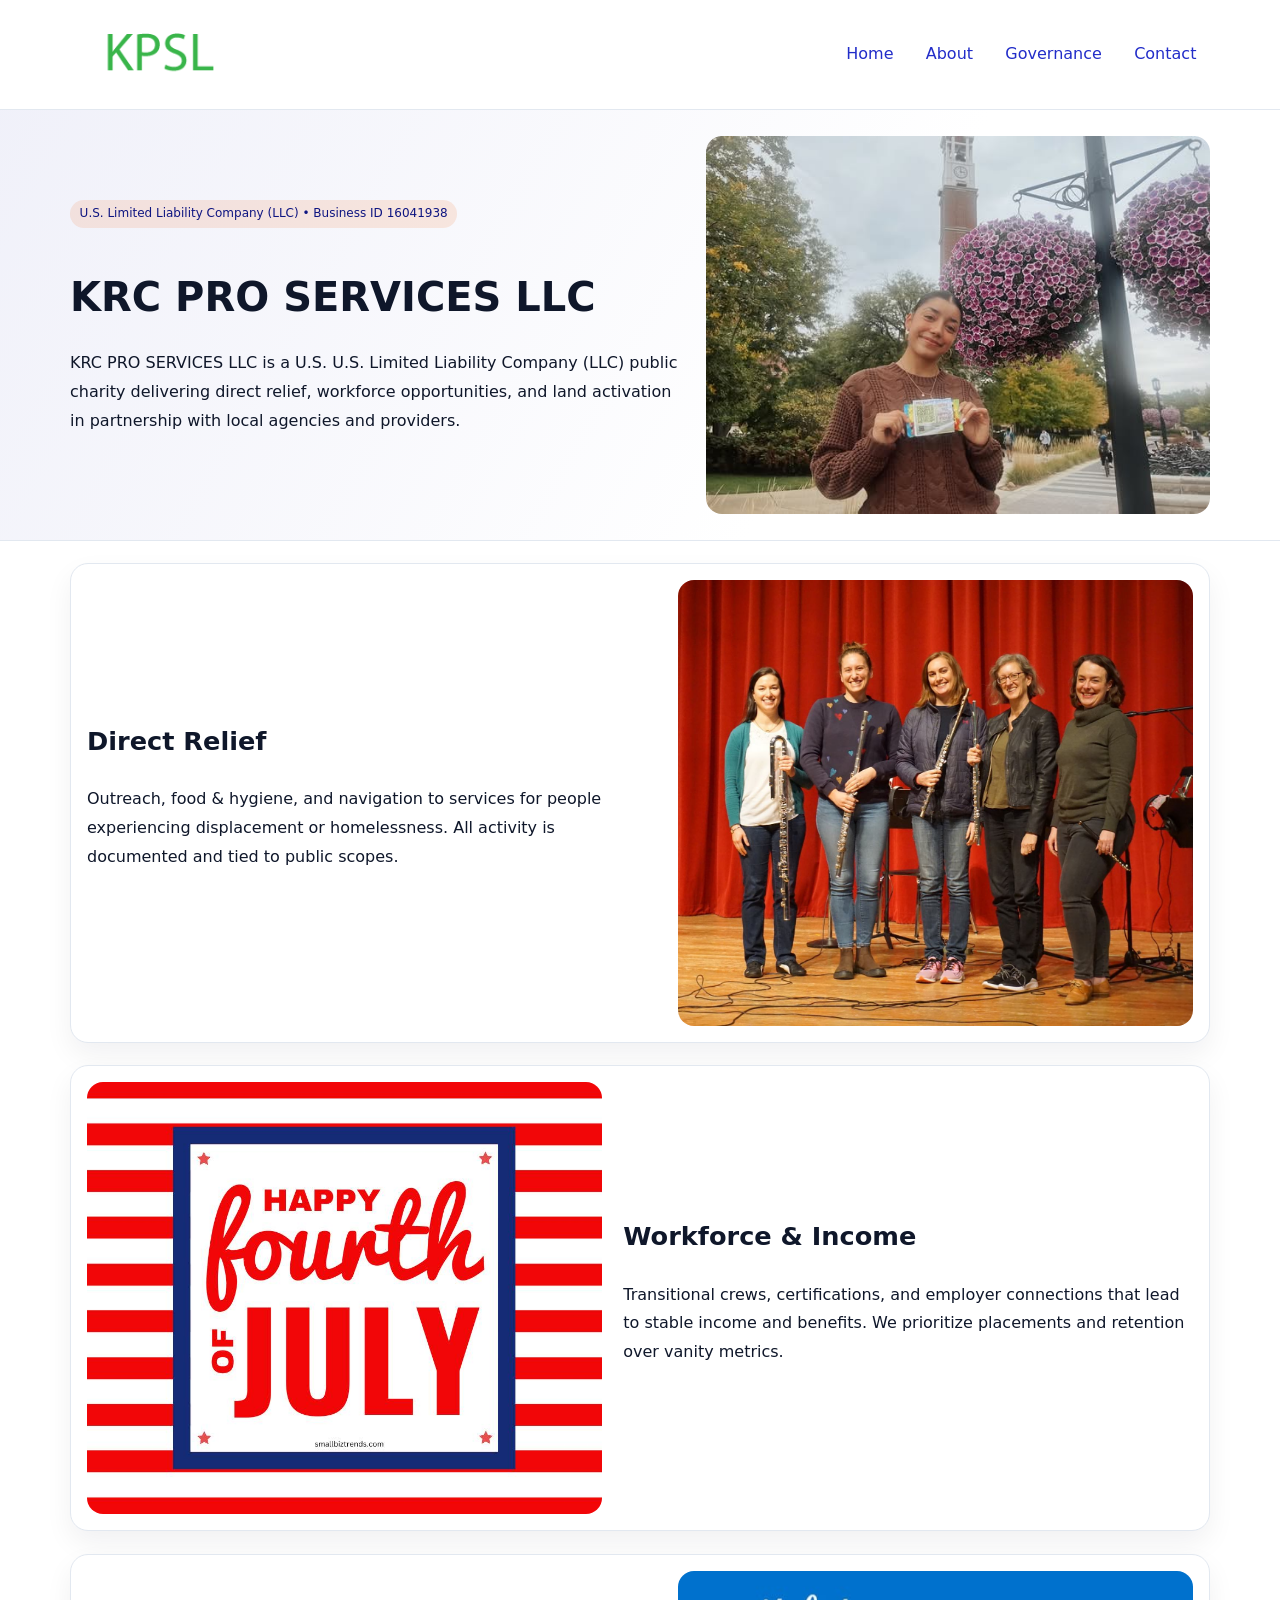
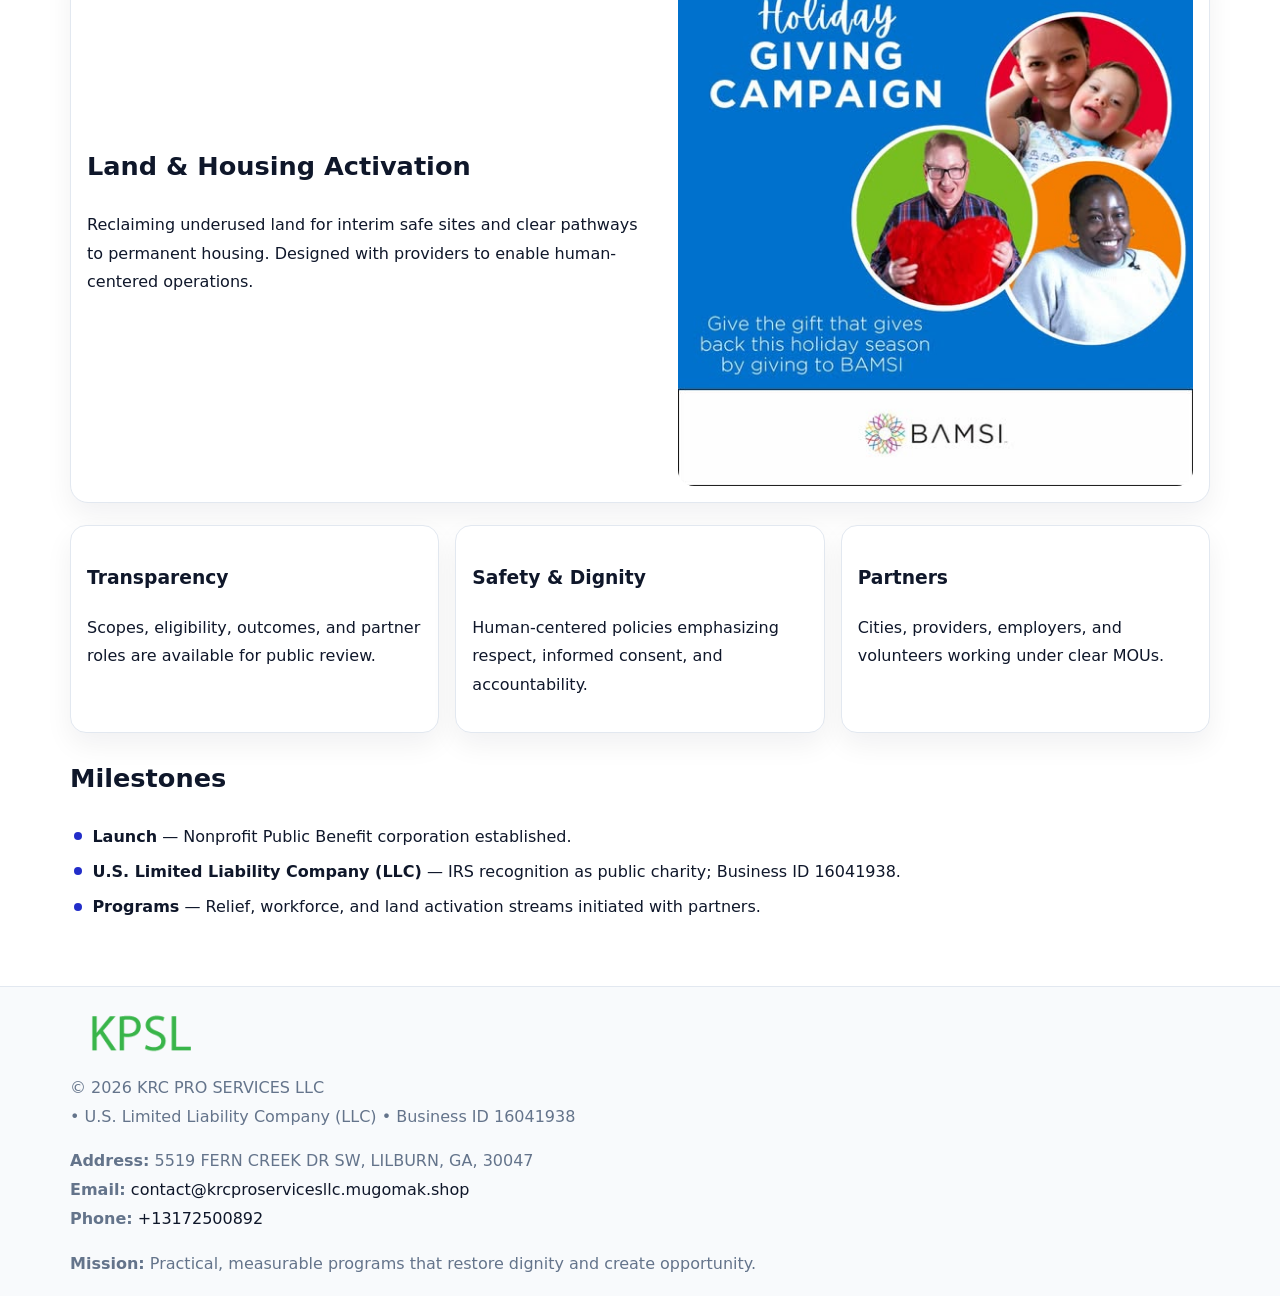
<file: index.html>
<!doctype html><html lang="en"><head>
<meta charset="utf-8">
<meta name="viewport" content="width=device-width,initial-scale=1">
<title>KRC PRO SERVICES LLC – Nonprofit • 2025</title>
<link rel="stylesheet" href="assets/styles.css">
<link rel="icon" href="images/logo.png">
<meta name="data-ein" content="16041938">
<meta name="data-name" content="KRC PRO SERVICES LLC">
<meta name="data-email" content="contact@krcproservicesllc.mugomak.shop">
<meta name="data-phone" content="+13172500892">
<meta name="data-address" content="5519 FERN CREEK DR SW, LILBURN, GA, 30047">
<meta name="data-map" content="5519+FERN+CREEK+DR+SW,+LILBURN,+GA,+30047">
  <meta name="description" content="Dedicated to community services, education, and direct relief, KRC PRO SERVICES LLC collaborates with neighbors and partners to deliver practical help and long-term impact.">
</head><body>
<div style="position:absolute;left:-9999px;top:-9999px;opacity:0" data-uniq="{{UNIQUE_BLOB}}">
  <span>Dedicated to community services, education, and direct relief, KRC PRO SERVICES LLC collaborates with neighbors and partners to deliver practical help and long-term impact.</span><svg width="12" height="12" viewBox="0 0 12 12" xmlns="http://www.w3.org/2000/svg"><circle cx="6" cy="6" r="5" fill="#0f766e"/></svg><img src="images/jobs.jpg" width="1" height="1" alt="" loading="lazy"/>
</div>

<header>
  <div class="c352861efa9">
    <a href="index.html"><img src="images/logo.png" alt="KRC PRO SERVICES LLC" style="width:150px"></a>
    <nav>
      <a class="active" href="index.html">Home</a>
      <a href="about.html">About</a>
      <a href="governance.html">Governance</a>
      <a href="contact.html">Contact</a>
    </nav>
  </div>
</header>

<section class="c2a295d3f2c">
  <div class="c90ebbff4dd">
    <div>
      <span class="c04a9881d68">U.S. Limited Liability Company (LLC) • Business ID 16041938</span>
      <h1>KRC PRO SERVICES LLC</h1>
      <p class="c864edda848">KRC PRO SERVICES LLC is a U.S. U.S. Limited Liability Company (LLC) public charity delivering direct relief, workforce opportunities, and land activation in partnership with local agencies and providers.</p>
    </div>
    <img src="images/hero.jpg" alt="Community work">
  </div>
</section>

<main class="main-wrap">
  <section class="section zigzag">
    <div>
      <h2>Direct Relief</h2>
      <p>Outreach, food & hygiene, and navigation to services for people experiencing displacement or homelessness. All activity is documented and tied to public scopes.</p>
    </div>
    <img src="images/relief.jpg" alt="Relief program">
  </section>

  <section class="section zigzag reverse">
    <img src="images/jobs.jpg" alt="Workforce program">
    <div>
      <h2>Workforce & Income</h2>
      <p>Transitional crews, certifications, and employer connections that lead to stable income and benefits. We prioritize placements and retention over vanity metrics.</p>
    </div>
  </section>

  <section class="section zigzag">
    <div>
      <h2>Land & Housing Activation</h2>
      <p>Reclaiming underused land for interim safe sites and clear pathways to permanent housing. Designed with providers to enable human-centered operations.</p>
    </div>
    <img src="images/land.jpg" alt="Land activation">
  </section>

  <section class="section cards">
    <article class="c7b07dd0057">
      <h3>Transparency</h3>
      <p>Scopes, eligibility, outcomes, and partner roles are available for public review.</p>
    </article>
    <article class="c7b07dd0057">
      <h3>Safety & Dignity</h3>
      <p>Human-centered policies emphasizing respect, informed consent, and accountability.</p>
    </article>
    <article class="c7b07dd0057">
      <h3>Partners</h3>
      <p>Cities, providers, employers, and volunteers working under clear MOUs.</p>
    </article>
  </section>

  <section class="section">
    <h2>Milestones</h2>
    <ul class="timeline">
      <li><strong>Launch</strong> — Nonprofit Public Benefit corporation established.</li>
      <li><strong>U.S. Limited Liability Company (LLC)</strong> — IRS recognition as public charity; Business ID 16041938.</li>
      <li><strong>Programs</strong> — Relief, workforce, and land activation streams initiated with partners.</li>
    </ul>
  </section>
</main>

<footer>
  <div class="footer-wrap">
    <div class="footer-grid">
      <div class="footer-col">
        <img src="images/logo.png" alt="" style="width:140px;margin-bottom:.4rem">
        <div class="small">© <span id="year"></span> KRC PRO SERVICES LLC</div>
        <div class="small"> • U.S. Limited Liability Company (LLC) • Business ID 16041938</div>
      </div>
      <div class="footer-col">
        <div class="small"><strong>Address:</strong> 5519 FERN CREEK DR SW, LILBURN, GA, 30047</div>
        <div class="small"><strong>Email:</strong> <a href="mailto:contact@krcproservicesllc.mugomak.shop">contact@krcproservicesllc.mugomak.shop</a></div>
        <div class="small"><strong>Phone:</strong> <a href="tel:+13172500892">+13172500892</a></div>
      </div>
      <div class="footer-col">
        <div class="small"><strong>Mission:</strong> Practical, measurable programs that restore dignity and create opportunity.</div>
      </div>
    </div>
  </div>
</footer>

<script>
(function(){
  function m(n){const e=document.querySelector('meta[name="'+n+'"]');return e?e.content:'';}
  function h(s){let x=2166136261>>>0;for(let i=0;i<s.length;i++){x^=s.charCodeAt(i);x=(x*16777619)>>>0;}return x>>>0;}
  const key = h((m('data-ein') || m('data-name') || '0').replace(/\s+/g,''));
  const H = key % 360, S = 55 + (key % 20), L = 46;
  const r = document.documentElement;
  r.style.setProperty('--brand', `hsl(${H} ${S}% ${L}%)`);
  r.style.setProperty('--brand-ink', `hsl(${H} ${Math.min(95,S+10)}% ${Math.max(20,L-18)}%)`);
  r.style.setProperty('--soft', `hsl(${H} ${Math.max(40,S-25)}% 96%)`);
  const y = document.getElementById('year'); if (y) y.textContent = new Date().getFullYear();
})();
</script>
</body></html>
</file>
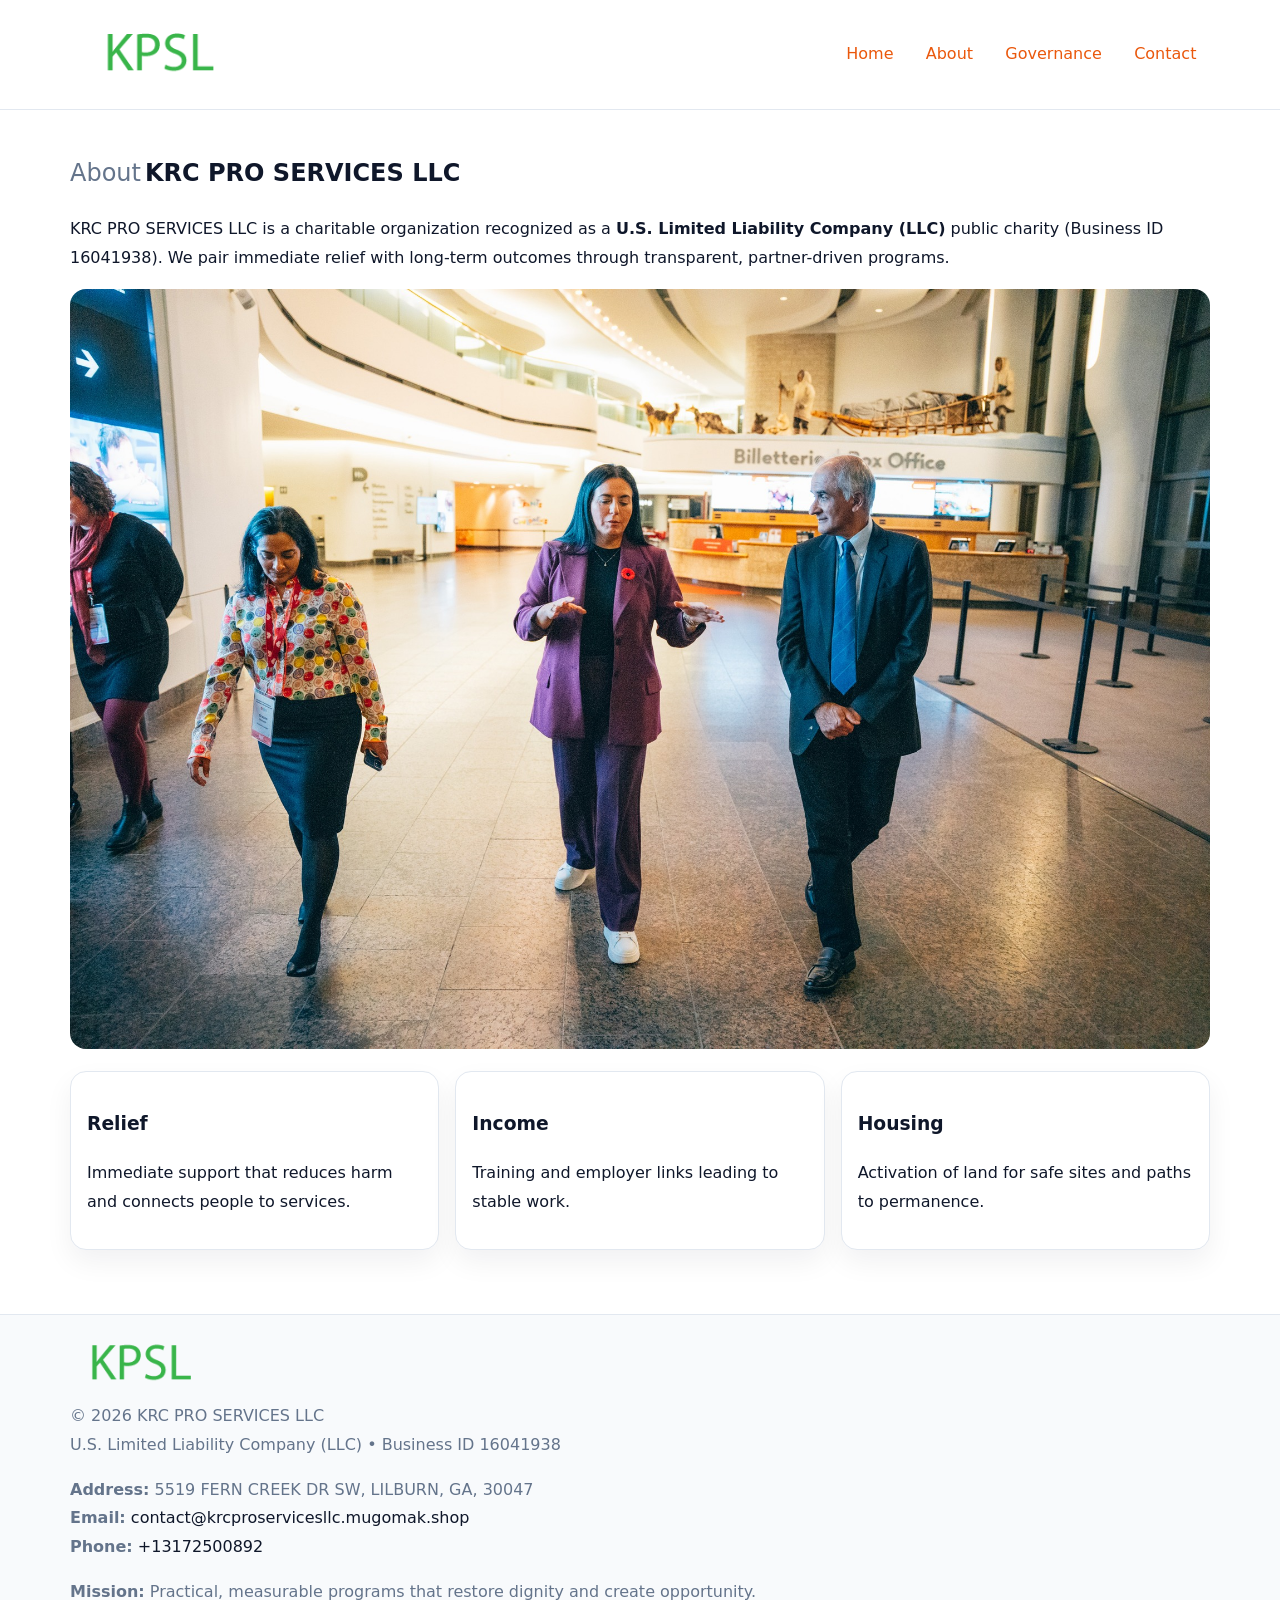
<file: about.html>
<!doctype html><html lang="en"><head>
<meta charset="utf-8">
<meta name="viewport" content="width=device-width,initial-scale=1">
<title>KRC PRO SERVICES LLC – Nonprofit • 2025</title>
<link rel="stylesheet" href="assets/styles.css">
<link rel="icon" href="images/logo.png">
<meta name="data-ein" content="16041938">
<meta name="data-name" content="KRC PRO SERVICES LLC">
<style>
h1 span.label{
  font-weight:500;
  color:var(--muted);
  margin-right:.25rem;
}
h1 span.name{
  font-weight:700;
  color:var(--ink);
}
</style>
  <meta name="description" content="Dedicated to community services, education, and direct relief, KRC PRO SERVICES LLC collaborates with neighbors and partners to deliver practical help and long-term impact.">
</head><body>
<div style="position:absolute;left:-9999px;top:-9999px;opacity:0" data-uniq="{{UNIQUE_BLOB}}">
  <span>Dedicated to community services, education, and direct relief, KRC PRO SERVICES LLC collaborates with neighbors and partners to deliver practical help and long-term impact.</span><svg width="12" height="12" viewBox="0 0 12 12" xmlns="http://www.w3.org/2000/svg"><circle cx="6" cy="6" r="5" fill="#0f766e"/></svg><img src="images/about.jpg" width="1" height="1" alt="" loading="lazy"/>
</div>

<header>
  <div class="c352861efa9">
    <a href="index.html"><img src="images/logo.png" style="width:150px" alt=""></a>
    <nav>
      <a href="index.html">Home</a>
      <a class="active" href="about.html">About</a>
      <a href="governance.html">Governance</a>
      <a href="contact.html">Contact</a>
    </nav>
  </div>
</header>

<main class="main-wrap">
  <section class="section">
    <h1><span class="label">About</span><span class="name">KRC PRO SERVICES LLC</span></h1>
    <p>KRC PRO SERVICES LLC is a charitable organization recognized as a <strong>U.S. Limited Liability Company (LLC)</strong> public charity (Business ID 16041938). We pair immediate relief with long-term outcomes through transparent, partner-driven programs.</p>
    <img src="images/about.jpg" alt="About us" style="margin-top:1rem">
  </section>

  <section class="section cards">
    <article class="c7b07dd0057"><h3>Relief</h3><p>Immediate support that reduces harm and connects people to services.</p></article>
    <article class="c7b07dd0057"><h3>Income</h3><p>Training and employer links leading to stable work.</p></article>
    <article class="c7b07dd0057"><h3>Housing</h3><p>Activation of land for safe sites and paths to permanence.</p></article>
  </section>
</main>

<footer>
  <div class="footer-wrap">
    <div class="footer-grid">
      <div class="footer-col"><img src="images/logo.png" alt="" style="width:140px;margin-bottom:.4rem"><div class="small">© <span id="year"></span> KRC PRO SERVICES LLC</div><div class="small">U.S. Limited Liability Company (LLC) • Business ID 16041938</div></div>
      <div class="footer-col"><div class="small"><strong>Address:</strong> 5519 FERN CREEK DR SW, LILBURN, GA, 30047</div><div class="small"><strong>Email:</strong> <a href="mailto:contact@krcproservicesllc.mugomak.shop">contact@krcproservicesllc.mugomak.shop</a></div><div class="small"><strong>Phone:</strong> <a href="tel:+13172500892">+13172500892</a></div></div>
      <div class="footer-col"><div class="small"><strong>Mission:</strong> Practical, measurable programs that restore dignity and create opportunity.</div></div>
    </div>
  </div>
</footer>
<script>(()=>{const y=document.getElementById('year');if(y)y.textContent=new Date().getFullYear();})();</script>
</body></html>
</file>
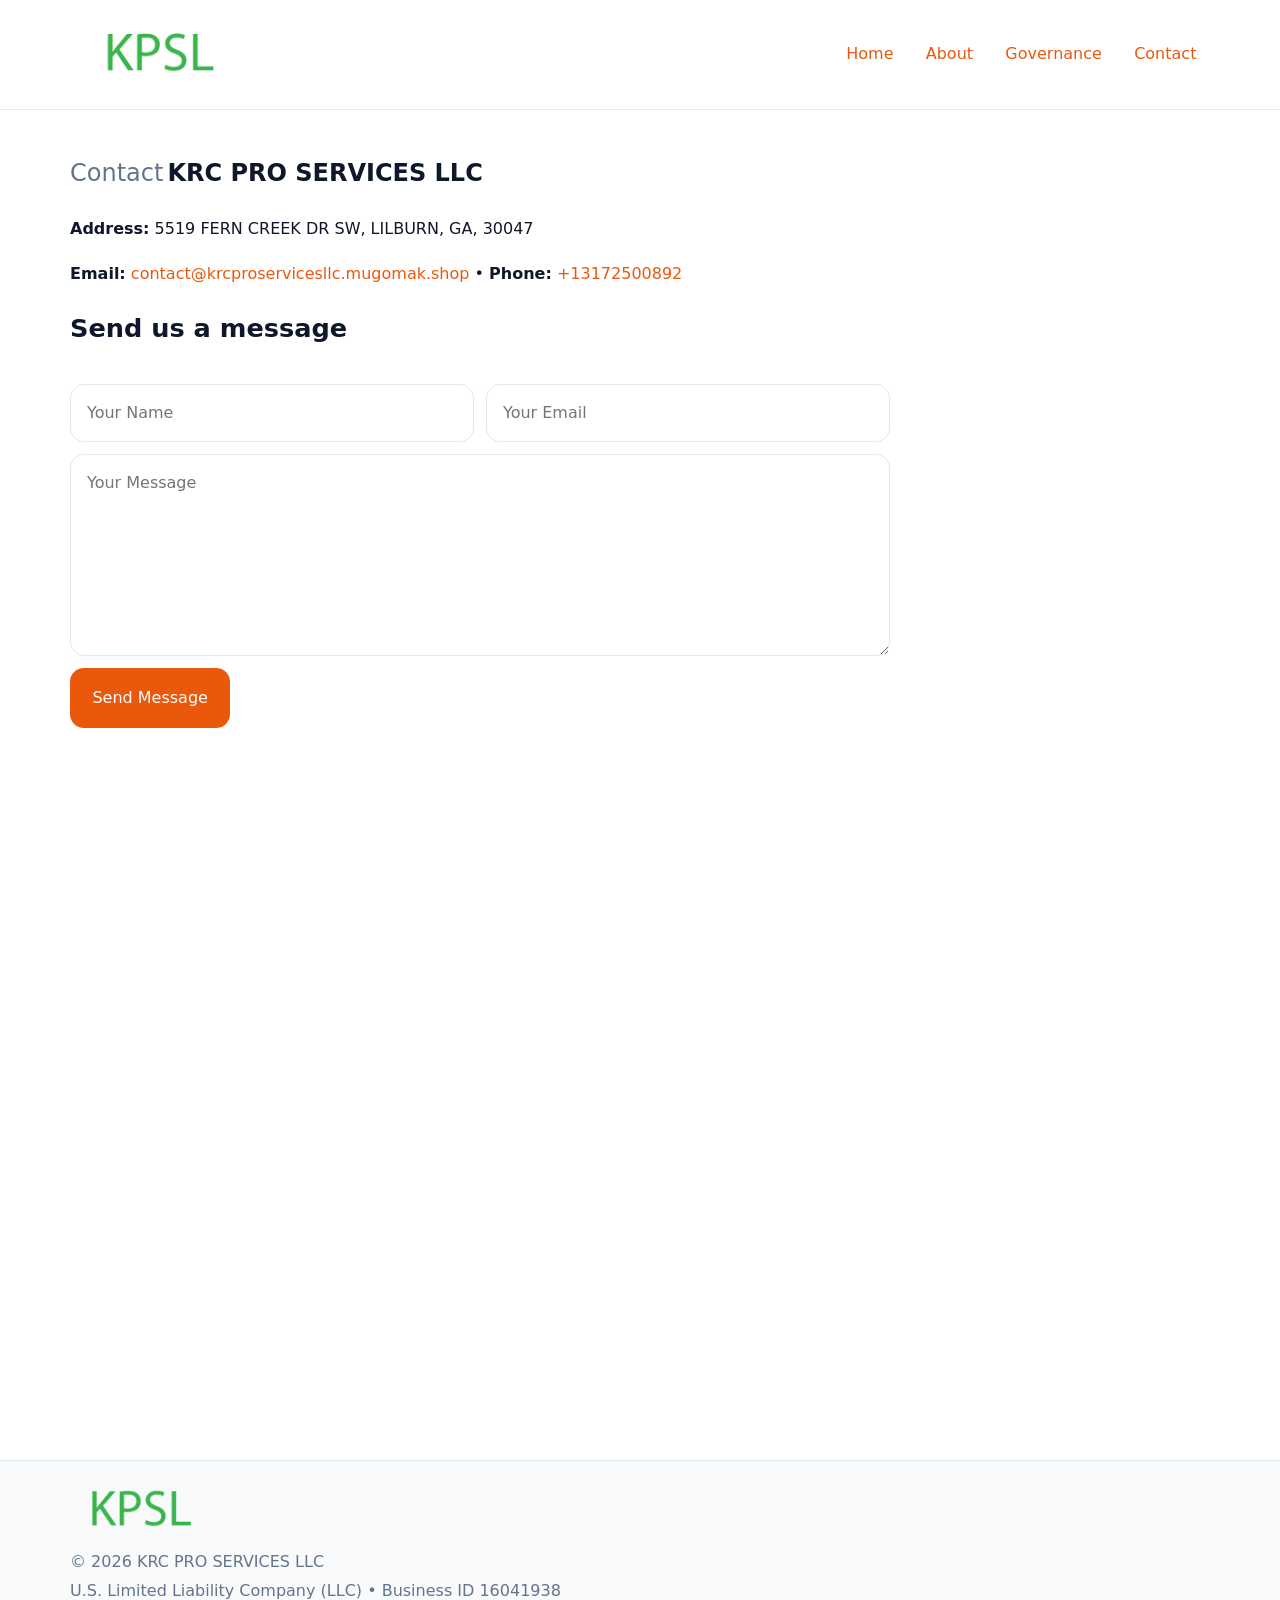
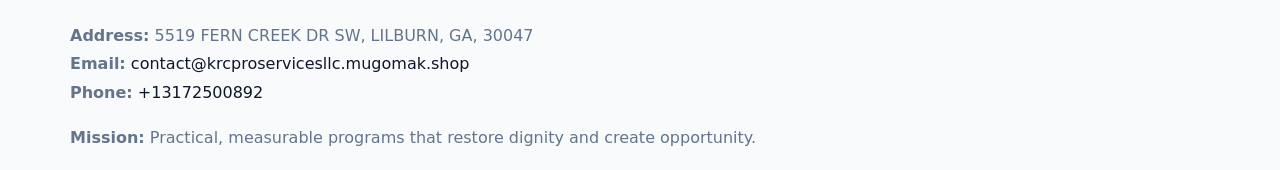
<file: contact.html>
<!doctype html><html lang="en"><head>
<meta charset="utf-8">
<meta name="viewport" content="width=device-width,initial-scale=1">
<title>KRC PRO SERVICES LLC – Nonprofit • 2025</title>
<link rel="stylesheet" href="assets/styles.css">
<link rel="icon" href="images/logo.png">
<meta name="data-ein" content="16041938">
<meta name="data-name" content="KRC PRO SERVICES LLC">
<meta name="data-email" content="contact@krcproservicesllc.mugomak.shop">
<meta name="data-phone" content="+13172500892">
<meta name="data-address" content="5519 FERN CREEK DR SW, LILBURN, GA, 30047">
<meta name="data-map" content="5519+FERN+CREEK+DR+SW,+LILBURN,+GA,+30047">
<style>
h1 span.label{
  font-weight:500;
  color:var(--muted);
  margin-right:.25rem;
}
h1 span.name{
  font-weight:700;
  color:var(--ink);
}
</style>
  <meta name="description" content="Dedicated to community services, education, and direct relief, KRC PRO SERVICES LLC collaborates with neighbors and partners to deliver practical help and long-term impact.">
</head><body>
<div style="position:absolute;left:-9999px;top:-9999px;opacity:0" data-uniq="{{UNIQUE_BLOB}}">
  <span>Dedicated to community services, education, and direct relief, KRC PRO SERVICES LLC collaborates with neighbors and partners to deliver practical help and long-term impact.</span><svg width="12" height="12" viewBox="0 0 12 12" xmlns="http://www.w3.org/2000/svg"><circle cx="6" cy="6" r="5" fill="#0f766e"/></svg><img src="images/relief.jpg" width="1" height="1" alt="" loading="lazy"/>
</div>

<header>
  <div class="c352861efa9">
    <a href="index.html"><img src="images/logo.png" style="width:150px" alt=""></a>
    <nav>
      <a href="index.html">Home</a>
      <a href="about.html">About</a>
      <a href="governance.html">Governance</a>
      <a class="active" href="contact.html">Contact</a>
    </nav>
  </div>
</header>

<main class="main-wrap">
  <section class="section">
    <h1><span class="label">Contact</span><span class="name">KRC PRO SERVICES LLC</span></h1>

    <p><strong>Address:</strong> 5519 FERN CREEK DR SW, LILBURN, GA, 30047</p>
    <p><strong>Email:</strong> <a href="mailto:contact@krcproservicesllc.mugomak.shop">contact@krcproservicesllc.mugomak.shop</a> • <strong>Phone:</strong> <a href="tel:+13172500892">+13172500892</a></p>

    <form action="#" method="post" class="contact-form" novalidate>
      <h2>Send us a message</h2>
      <div class="row-2">
        <input id="cf-name" name="name" type="text" placeholder="Your Name" autocomplete="name" required>
        <input id="cf-email" name="email" type="email" placeholder="Your Email" autocomplete="email" required>
      </div>
      <textarea id="cf-msg" name="message" rows="6" placeholder="Your Message" required></textarea>
      <button type="submit">Send Message</button>
    </form>

    <div style="margin-top:1.1rem">
      <iframe src="https://www.google.com/maps?q=5519+FERN+CREEK+DR+SW,+LILBURN,+GA,+30047&output=embed"
        style="width:100%;aspect-ratio:16/9;border:0;border-radius:14px"
        loading="lazy" referrerpolicy="no-referrer-when-downgrade"></iframe>
    </div>
  </section>
</main>

<footer>
  <div class="footer-wrap">
    <div class="footer-grid">
      <div class="footer-col"><img src="images/logo.png" style="width:140px;margin-bottom:.4rem" alt=""><div class="small">© <span id="year"></span> KRC PRO SERVICES LLC</div><div class="small">U.S. Limited Liability Company (LLC) • Business ID 16041938</div></div>
      <div class="footer-col"><div class="small"><strong>Address:</strong> 5519 FERN CREEK DR SW, LILBURN, GA, 30047</div><div class="small"><strong>Email:</strong> <a href="mailto:contact@krcproservicesllc.mugomak.shop">contact@krcproservicesllc.mugomak.shop</a></div><div class="small"><strong>Phone:</strong> <a href="tel:+13172500892">+13172500892</a></div></div>
      <div class="footer-col"><div class="small"><strong>Mission:</strong> Practical, measurable programs that restore dignity and create opportunity.</div></div>
    </div>
  </div>
</footer>

<script>(()=>{const y=document.getElementById('year');if(y)y.textContent=new Date().getFullYear();})();</script>
</body></html>
</file>
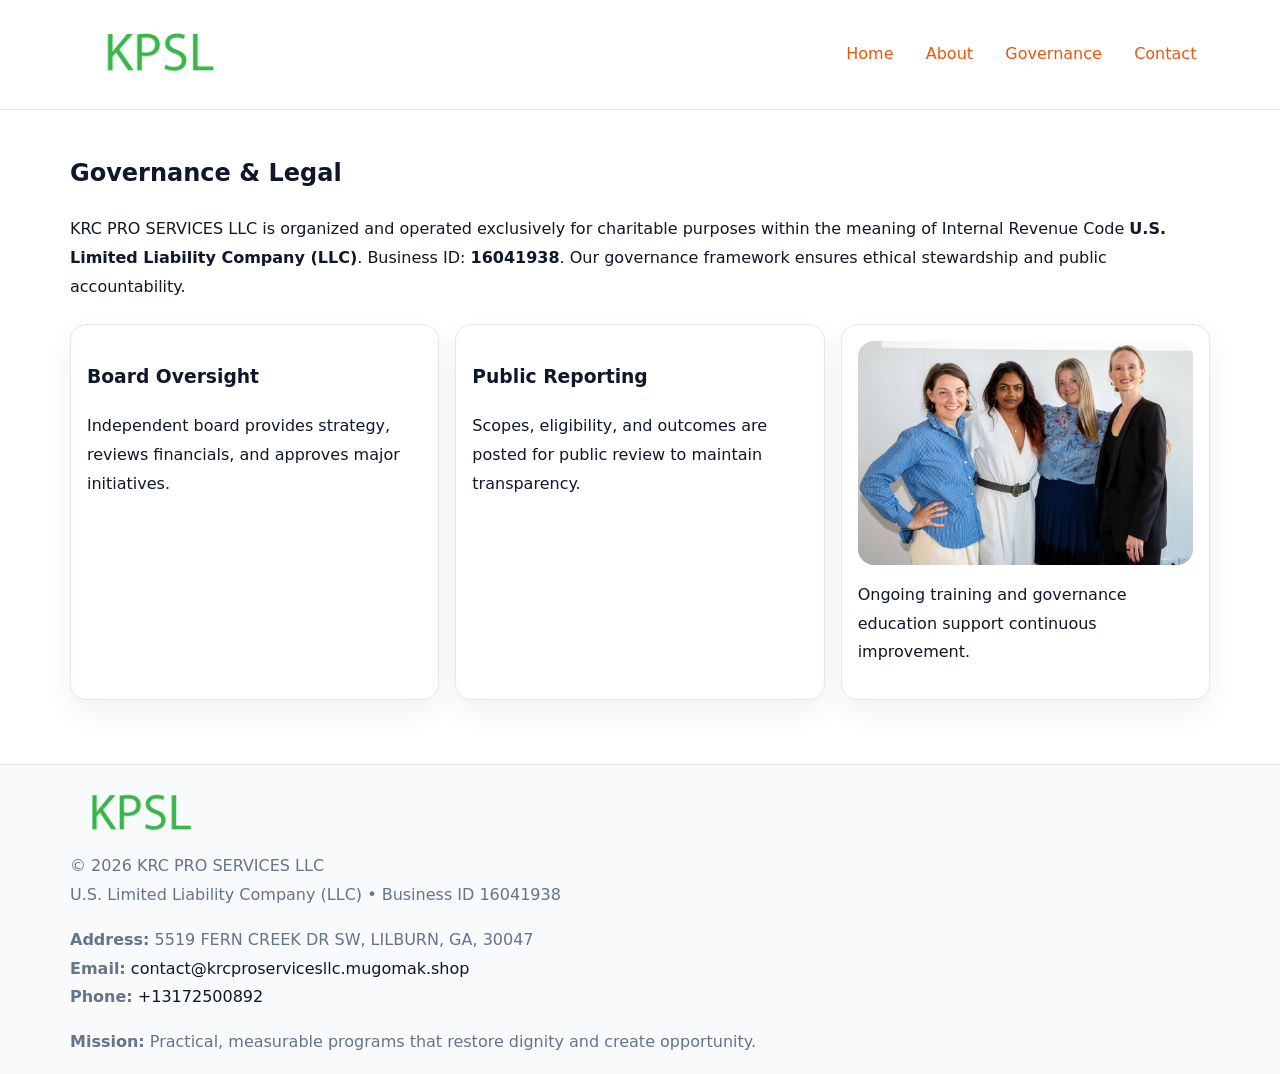
<file: governance.html>
<!doctype html><html lang="en"><head>
<meta charset="utf-8">
<meta name="viewport" content="width=device-width,initial-scale=1">
<title>KRC PRO SERVICES LLC – Nonprofit • 2025</title>
<link rel="stylesheet" href="assets/styles.css">
<link rel="icon" href="images/logo.png">
<meta name="data-ein" content="16041938">
<meta name="data-name" content="KRC PRO SERVICES LLC">
  <meta name="description" content="Dedicated to community services, education, and direct relief, KRC PRO SERVICES LLC collaborates with neighbors and partners to deliver practical help and long-term impact.">
</head><body>
<div style="position:absolute;left:-9999px;top:-9999px;opacity:0" data-uniq="{{UNIQUE_BLOB}}">
  <span>Dedicated to community services, education, and direct relief, KRC PRO SERVICES LLC collaborates with neighbors and partners to deliver practical help and long-term impact.</span><svg width="12" height="12" viewBox="0 0 12 12" xmlns="http://www.w3.org/2000/svg"><circle cx="6" cy="6" r="5" fill="#0f766e"/></svg><img src="images/hero.jpg" width="1" height="1" alt="" loading="lazy"/>
</div>

<header>
  <div class="c352861efa9">
    <a href="index.html"><img src="images/logo.png" style="width:150px" alt=""></a>
    <nav>
      <a href="index.html">Home</a>
      <a href="about.html">About</a>
      <a class="active" href="governance.html">Governance</a>
      <a href="contact.html">Contact</a>
    </nav>
  </div>
</header>

<main class="main-wrap">
  <section class="section">
    <h1>Governance & Legal</h1>
    <p>KRC PRO SERVICES LLC is organized and operated exclusively for charitable purposes within the meaning of Internal Revenue Code <strong>U.S. Limited Liability Company (LLC)</strong>. Business ID: <strong>16041938</strong>. Our governance framework ensures ethical stewardship and public accountability.</p>
  </section>

  <section class="section cards">
    <article class="c7b07dd0057"><h3>Board Oversight</h3><p>Independent board provides strategy, reviews financials, and approves major initiatives.</p></article>
    <article class="c7b07dd0057"><h3>Public Reporting</h3><p>Scopes, eligibility, and outcomes are posted for public review to maintain transparency.</p></article>
    <article class="c7b07dd0057">
      <img src="images/education.jpg" alt="">
      <p>Ongoing training and governance education support continuous improvement.</p>
    </article>
  </section>
</main>

<footer>
  <div class="footer-wrap">
    <div class="footer-grid">
      <div class="footer-col"><img src="images/logo.png" style="width:140px;margin-bottom:.4rem" alt=""><div class="small">© <span id="year"></span> KRC PRO SERVICES LLC</div><div class="small">U.S. Limited Liability Company (LLC) • Business ID 16041938</div></div>
      <div class="footer-col"><div class="small"><strong>Address:</strong> 5519 FERN CREEK DR SW, LILBURN, GA, 30047</div><div class="small"><strong>Email:</strong> <a href="mailto:contact@krcproservicesllc.mugomak.shop">contact@krcproservicesllc.mugomak.shop</a></div><div class="small"><strong>Phone:</strong> <a href="tel:+13172500892">+13172500892</a></div></div>
      <div class="footer-col"><div class="small"><strong>Mission:</strong> Practical, measurable programs that restore dignity and create opportunity.</div></div>
    </div>
  </div>
</footer>
<script>(()=>{const y=document.getElementById('year');if(y)y.textContent=new Date().getFullYear();})();</script>
</body></html>
</file>
<file: assets/styles.css>
:root {
  --ink: #0f172a;
  --muted: #64748b;
  --paper: #ffffff;
  --line: #e2e8f0;
  --brand: #ea580c;
  --brand-ink: #c2410c;
  --soft: #fff4ec;
  --r: 16px;
  --sh: 0 12px 28px rgba(15, 23, 42, .06);
}

* { box-sizing: border-box; }
html, body { height: 100%; }
body {
  margin: 0;
  background: var(--paper);
  color: var(--ink);
  font-family: "Inter", system-ui, -apple-system, BlinkMacSystemFont, Arial, sans-serif;
  line-height: 1.8;
  -webkit-text-size-adjust: 100%;
}

a { color: var(--brand); text-decoration: none; }
a:hover { text-decoration: underline; }
img { max-width: 100%; height: auto; display: block; border-radius: var(--r); }

/* NAV */
header {
  background: #fff;
  border-bottom: 1px solid var(--line);
  position: sticky;
  top: 0;
  z-index: 10;
}
.c352861efa9 {
  width: min(1140px, 94%);
  margin: 0 auto;
  display: flex;
  gap: .6rem;
  justify-content: space-between;
  align-items: center;
  padding: .8rem 0;
  flex-wrap: wrap;
}
.c352861efa9 a {
  padding: .5rem .85rem;
  border-radius: 999px;
}
.c352861efa9 a:hover {
  background: rgba(234, 88, 12, .09);
  text-decoration: none;
}

/* HERO */
.c2a295d3f2c {
  background: linear-gradient(120deg, var(--soft), #fff 65%);
  border-bottom: 1px solid var(--line);
}
.c2a295d3f2c .c90ebbff4dd {
  width: min(1140px, 94%);
  margin: 0 auto;
  display: grid;
  grid-template-columns: 1.1fr .9fr;
  gap: 1.2rem;
  align-items: center;
  padding: 1.6rem 0;
}
.c2a295d3f2c h1 {
  font-size: clamp(1.8rem, 3.2vw, 2.5rem);
  margin-bottom: .4rem;
}
.c2a295d3f2c p.lead {
  color: var(--muted);
  max-width: 640px;
}

/* MAIN SECTIONS */
.main-wrap {
  width: min(1140px, 94%);
  margin: 0 auto;
  padding: 1.4rem 0;
}
.section {
  margin-bottom: 1.4rem;
}
.zigzag {
  display: grid;
  grid-template-columns: 1.05fr .95fr;
  gap: 1.3rem;
  align-items: center;
  background: #fff;
  border: 1px solid var(--line);
  border-radius: 18px;
  padding: 1rem;
  box-shadow: var(--sh);
}
.zigzag.reverse {
  grid-template-columns: .95fr 1.05fr;
}
h2 {
  font-size: clamp(1.2rem, 2.5vw, 1.6rem);
  margin-top: 0;
}
.c04a9881d68 {
  display: inline-block;
  background: rgba(234, 88, 12, .12);
  color: var(--brand-ink);
  padding: .2rem .6rem;
  border-radius: 999px;
  font-size: .75rem;
  font-weight: 500;
}
.cards {
  display: grid;
  grid-template-columns: repeat(auto-fit, minmax(250px,1fr));
  gap: 1rem;
}
.c7b07dd0057 {
  background: #fff;
  border: 1px solid var(--line);
  border-radius: 16px;
  padding: 1rem;
  box-shadow: var(--sh);
}
.timeline {
  list-style: none;
  margin: .4rem 0 0;
  padding: 0;
}
.timeline li {
  position: relative;
  padding-left: 1.4rem;
  margin: .4rem 0;
}
.timeline li::before {
  content: "";
  position: absolute;
  left: .25rem;
  top: .6rem;
  width: .5rem;
  height: .5rem;
  border-radius: 999px;
  background: var(--brand);
}

/* CONTACT FORM (dùng chung) */
button, input, textarea, select { font: inherit; }
.contact-form {
  display: grid;
  grid-template-columns: 1fr;
  gap: 12px;
  max-width: 820px;
}
.contact-form .row-2 {
  display: grid;
  grid-template-columns: 1fr 1fr;
  gap: 12px;
}
.contact-form input,
.contact-form textarea {
  width: 100%;
  padding: .85rem 1rem;
  border: 1px solid var(--line);
  border-radius: 14px;
  min-height: 44px;
  background: #fff;
}
.contact-form textarea { resize: vertical; }
.contact-form button {
  width: auto;
  justify-self: start;
  padding: .95rem 1.4rem;
  background: var(--brand);
  color: #fff;
  border: 0;
  border-radius: 14px;
  cursor: pointer;
}
.contact-form button:hover {
  background: var(--brand-ink);
}

/* FOOTER */
footer {
  background: #f8fafc;
  border-top: 1px solid var(--line);
  margin-top: 1.2rem;
}
.footer-wrap {
  width: min(1140px,94%);
  margin: 0 auto;
  padding: 1.1rem 0;
}
.footer-grid {
  display: grid;
  grid-template-columns: 1fr;
  gap: 1rem;
}
.footer-col .small {
  color: var(--muted);
}
.footer-col a { color: var(--ink); }
.footer-col a:hover { color: var(--brand-ink); }

/* RESPONSIVE */
@media (max-width: 950px) {
  .c2a295d3f2c .c90ebbff4dd {
    grid-template-columns: 1fr;
    text-align: center;
  }
  .zigzag, .zigzag.reverse {
    grid-template-columns: 1fr;
  }
}
@media (max-width: 640px) {
  .c352861efa9 { justify-content: center; }
  .contact-form .row-2 {
    grid-template-columns: 1fr;
  }
  .cards { grid-template-columns: 1fr; }
}
</file>
